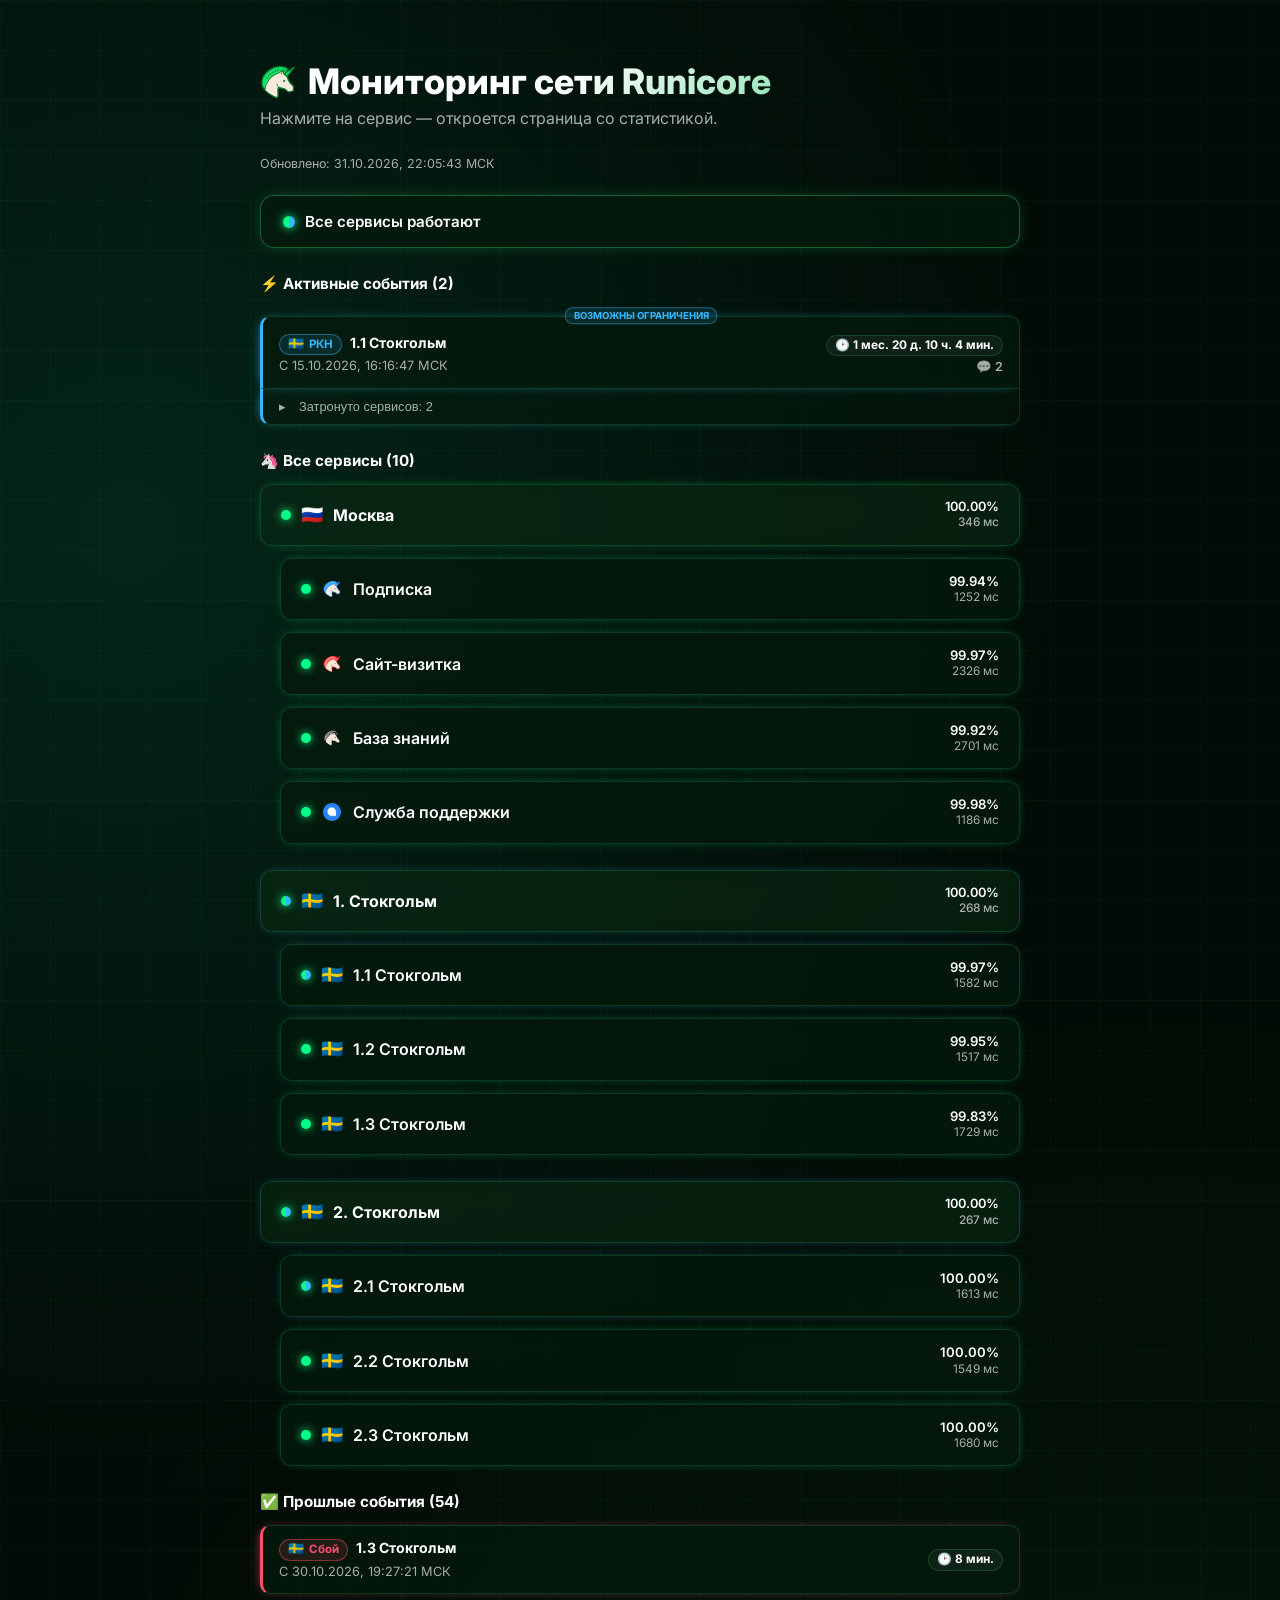
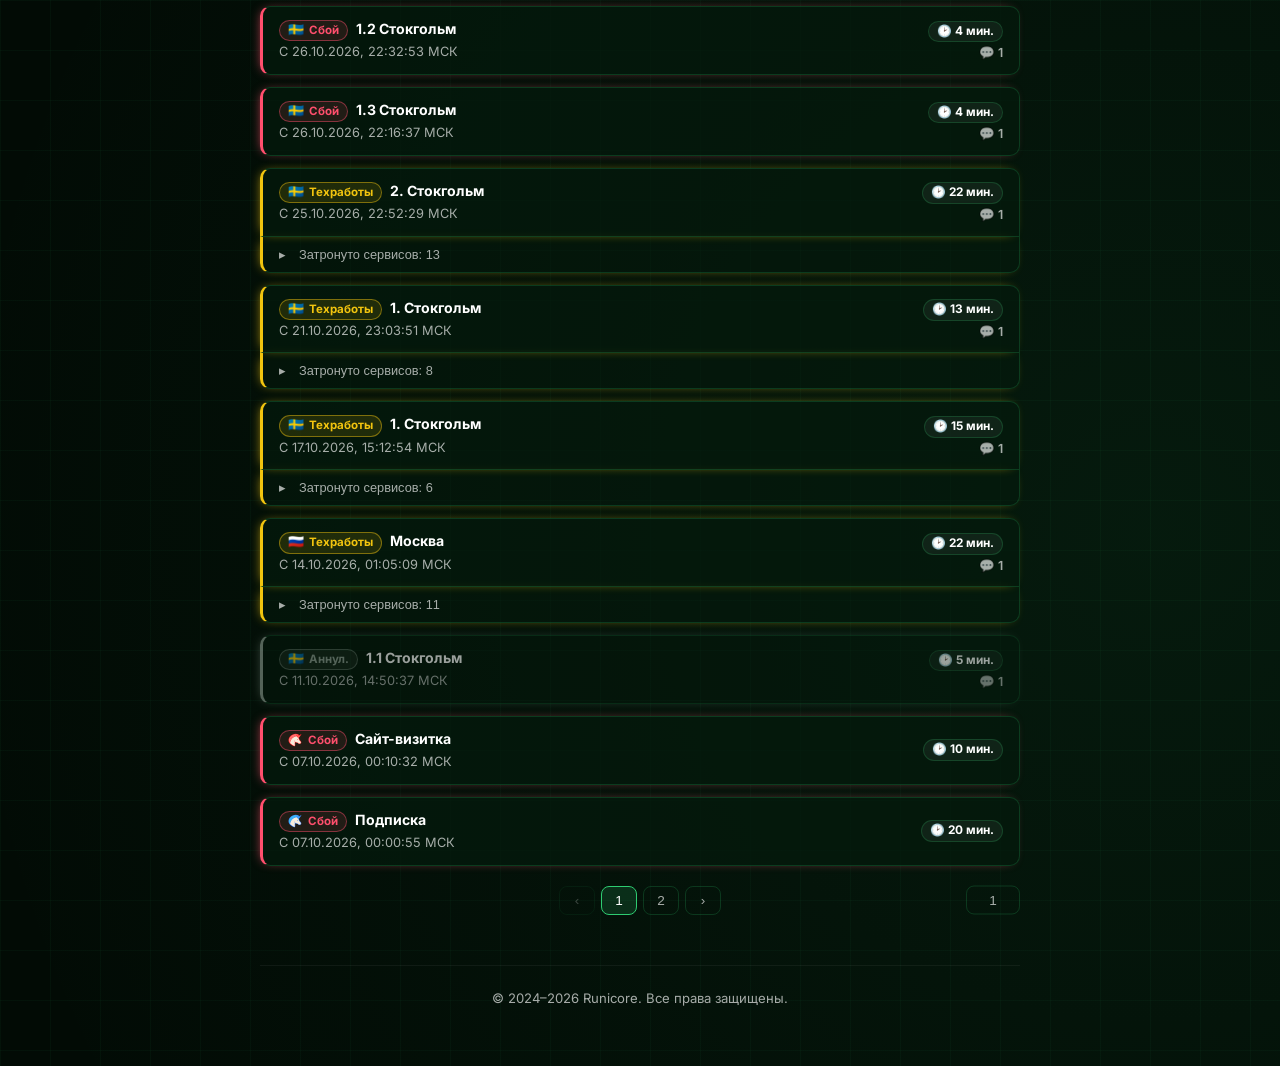
<file: index.html>
<!DOCTYPE html>
<html lang="ru">
<head>
  <meta charset="UTF-8">
  <meta name="viewport" content="width=device-width, initial-scale=1.0">
  <meta name="theme-color" content="#020b05">
  <link rel="icon" href="assets/icons/favicon.ico">
  <link rel="icon" type="image/svg+xml" href="assets/icons/favicon.svg">
  <link rel="icon" sizes="96x96" type="image/png" href="assets/icons/favicon-96x96.png">
  <link rel="apple-touch-icon" href="assets/icons/apple-touch-icon.png">
  <link rel="manifest" href="assets/manifest.json">
  <link rel="stylesheet" href="assets/css/status.css?v=29">
  <title>Runicore (Мониторинг)</title>
  <style>
    /* Уникальные стили главной страницы */
    h1 { font-size: 2.2rem; }
    h1 .logo { width: 36px; height: 36px; vertical-align: -6px; margin-right: 12px; -webkit-text-fill-color: initial; }
    .sub { color: var(--muted); margin-bottom: 28px; }
    .updated { margin-bottom: 24px; }

    /* Группы серверов */
    .group-head {
      display: flex; align-items: center; gap: 12px;
      background: rgba(10, 40, 20, 0.65); border: 1px solid var(--border);
      border-radius: 12px; padding: 14px 20px; margin: 26px 0 12px;
      font-weight: 700; backdrop-filter: blur(8px);
      text-decoration: none; color: var(--text);
      transition: border-color .25s, background .25s;
    }
    .group-head:hover { border-color: rgba(46, 204, 113, 0.55); background: rgba(6, 36, 16, 0.85); }
    .group-head .favicon { width: 18px; height: 18px; border-radius: 4px; flex-shrink: 0; }
    .group-head .favicon.emoji { font-size: 18px; line-height: 1; display: inline-flex; align-items: center; justify-content: center; }
    .group-head .dot { width: 10px; height: 10px; }
    .group-head .name { flex: 1; color: var(--text); }
    .group-head .group-status { display: flex; flex-direction: column; align-items: flex-end; font-size: .8rem; color: var(--muted); font-weight: 500; line-height: 1.3; }
    .group-head .group-status b { color: var(--text); font-weight: 600; }
    .group-head .group-status .ms { color: var(--muted); font-size: .74rem; }

    /* Компактные строки сервисов */
    .row {
      display: flex; align-items: center; gap: 12px;
      background: var(--card); border: 1px solid var(--border); border-radius: 12px;
      padding: 14px 20px; margin-bottom: 12px; cursor: pointer;
      transition: border-color .25s, background .25s;
      backdrop-filter: blur(8px);
      text-decoration: none;
      color: var(--text);
    }
    .row.nested { margin-left: 20px; width: calc(100% - 20px); }
    .row:hover { border-color: rgba(46, 204, 113, 0.55); background: rgba(6, 36, 16, 0.85); }
    /* Первая группа идёт сразу под заголовком «🦄 Все сервисы»: свой отступ 26px
       убираем, чтобы расстояние до заголовка было таким же, как у других секций (14px) */
    #rows > :first-child { margin-top: 0; }
    .row .favicon { width: 18px; height: 18px; border-radius: 4px; flex-shrink: 0; }
    .row .favicon.emoji { font-size: 18px; line-height: 1; display: inline-flex; align-items: center; justify-content: center; }
    .row .dot { width: 10px; height: 10px; }
    .row .name { font-weight: 600; flex: 1; color: var(--text); }
    .row .uptime { display: flex; flex-direction: column; align-items: flex-end; line-height: 1.3; font-size: .82rem; color: var(--muted); }
    .row .uptime b { color: var(--text); font-weight: 600; }
    .row .uptime .ms { color: var(--muted); font-size: .74rem; }
    /* Подсветка карточек сервисов по статусу — того же цвета, что и кружок */
    .group-head.up, .row.up { box-shadow: 0 0 14px -8px var(--ok); }
    .group-head.down, .row.down { box-shadow: 0 0 14px -8px var(--fail); }
    /* Техработы/РКН перекрывают up/down (объявлены позже) — как у кружков */
    .group-head.maint, .row.maint { box-shadow: 0 0 14px -8px var(--warn); }
    .group-head.rkn, .row.rkn { box-shadow: 0 0 14px -8px var(--rkn); }
    /* Свечение кромки активных/прошлых событий — по режиму, см. status.css (.incident.<режим>) */

    /* Переключатель страниц «Прошлых событий» */
    .pager { display: flex; gap: 6px; justify-content: center; flex-wrap: wrap; margin: 20px 0 8px; position: relative; }
    .pager button {
      background: transparent; border: 1px solid var(--border); color: var(--muted);
      min-width: 36px; padding: 6px 12px; border-radius: 8px; cursor: pointer;
      font-size: .85rem; transition: border-color .2s, background .2s, color .2s;
    }
    .pager button:hover:not(:disabled):not(.active) { border-color: rgba(46, 204, 113, .5); color: var(--text); }
    .pager button.active { border-color: var(--accent); color: var(--text); background: rgba(46, 204, 113, .15); }
    .pager button:disabled { opacity: .35; cursor: default; }
  </style>
</head>
<body>
  <div class="wrap">
    <h1><img class="logo" src="assets/icons/favicon.svg" alt="Runicore">Мониторинг сети Runicore</h1>
    <p class="sub">Нажмите на сервис — откроется страница со статистикой.</p>
    <div class="updated" id="updated"></div>
    <div class="banner ok" id="banner">⏳ Загрузка…</div>
    <div class="inc-title" id="incTitle" style="display:none">⚡️ Активные события</div>
    <div id="incidents"></div>
    <div class="inc-title" id="rowsTitle" style="display:none">🦄 Все сервисы</div>
    <div id="rows"></div>
    <div class="inc-title" id="pastTitle" style="display:none">✅ Прошлые события</div>
    <div id="past"></div>
    <div class="pager" id="pastPager" style="display:none"></div>
    <footer>© 2024–<span id="year"></span> Runicore. Все права защищены.</footer>
  </div>

  <script src="assets/js/common.js?v=28"></script>
  <script src="assets/js/app.js?v=31"></script>
</body>
</html>
</file>
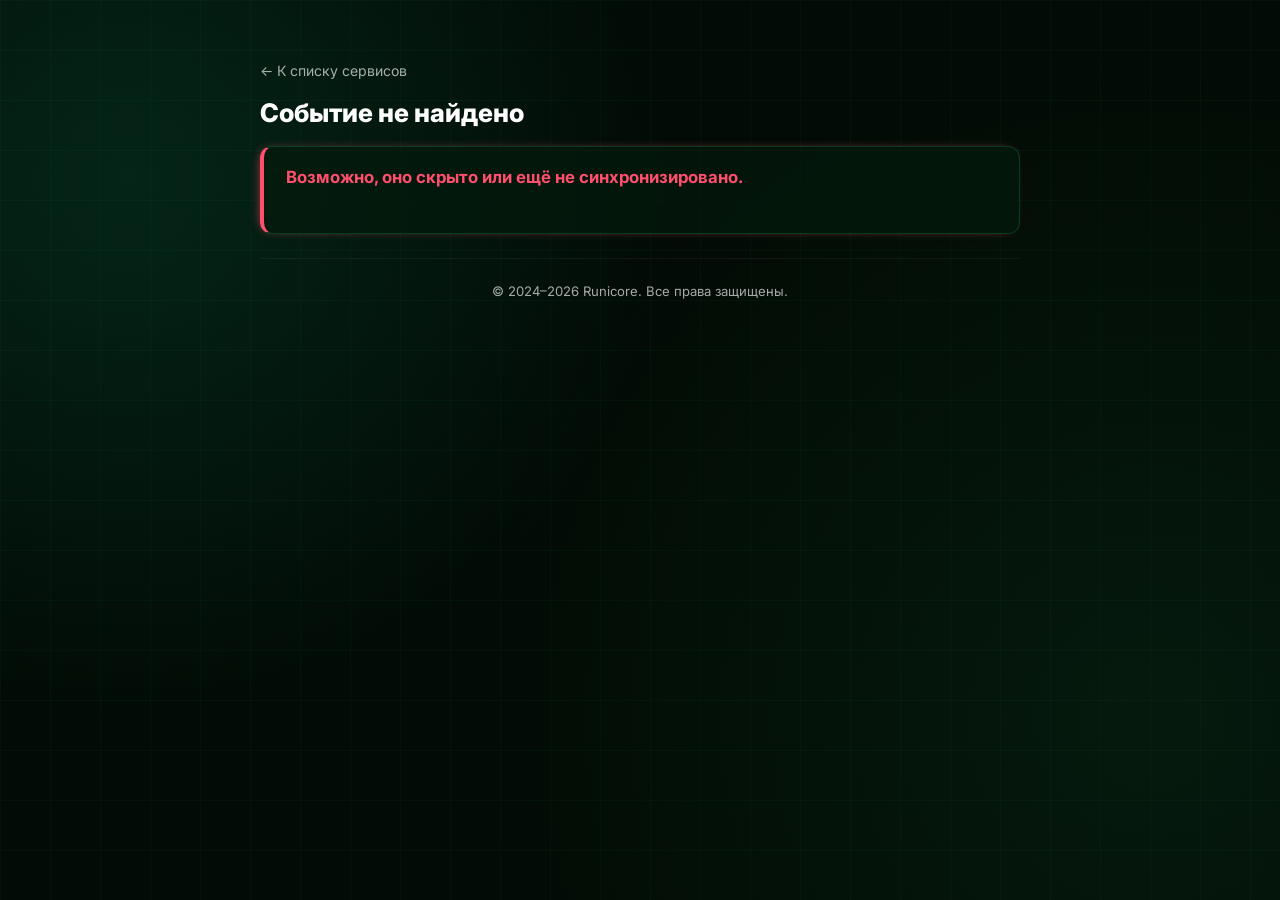
<file: incident.html>
<!DOCTYPE html>
<html lang="ru">
<head>
  <meta charset="UTF-8">
  <meta name="viewport" content="width=device-width, initial-scale=1.0">
  <meta name="theme-color" content="#020b05">
  <meta name="robots" content="noindex, nofollow">
  <link rel="icon" href="assets/icons/favicon.ico">
  <link rel="icon" type="image/svg+xml" href="assets/icons/favicon.svg">
  <link rel="icon" sizes="96x96" type="image/png" href="assets/icons/favicon-96x96.png">
  <link rel="apple-touch-icon" href="assets/icons/apple-touch-icon.png">
  <link rel="manifest" href="assets/manifest.json">
  <link rel="stylesheet" href="assets/css/status.css?v=29">
  <title>Событие — Runicore</title>
  <style>
    /* Уникальные стили страницы события */
    h1 { font-size: 1.6rem; font-weight: 800; margin-bottom: 18px; }
    #evtTitle { display: inline-flex; align-items: center; flex-wrap: wrap; gap: 2px 12px; }
    #evtTitle .ev-fav { width: 26px; height: 26px; border-radius: 6px; }
    #evtTitle .ev-fav.emoji { width: auto; height: auto; font-size: 24px; line-height: 1; -webkit-text-fill-color: initial; }
    #evtTitle .title-sep { color: var(--muted); -webkit-text-fill-color: initial; }
    /* Неразрывность: флаг/иконка вместе с названием не переносятся по частям */
    #evtTitle .svc-name-wrap { display: inline-flex; align-items: center; gap: 10px; white-space: nowrap; }
    #evtTitle .svc-name { white-space: nowrap; }
    /* Бейджи лейблов под заголовком */
    .evt-labels { display: flex; flex-wrap: wrap; gap: 8px; margin: 2px 0 18px; }
    .evt-lb {
      display: inline-flex; align-items: center;
      border-radius: 999px; padding: 3px 12px;
      font-size: .75rem; font-weight: 700; letter-spacing: .02em;
      border: 1px solid; background: rgba(255,255,255,0.04);
    }
    .evt-lb-incident { color: var(--fail); border-color: rgba(255,79,109,.45); background: rgba(255,79,109,.1); }
    .evt-lb-maintenance { color: var(--warn); border-color: rgba(241,196,15,.45); background: rgba(241,196,15,.1); }
    .evt-lb-annulled { color: var(--gray); border-color: rgba(138,155,143,.45); background: rgba(138,155,143,.1); }
    .evt-lb-hidden { color: var(--gray); border-color: rgba(74,85,77,.5); background: rgba(74,85,77,.12); }
    .evt-lb-rkn { color: var(--rkn); border-color: rgba(55,182,255,.45); background: rgba(55,182,255,.1); }
    /* Бейдж длительности «(🕑 …)» — слева от лейблов, нейтральный */
    .evt-lb-dur { color: var(--text); border-color: var(--border); background: rgba(255,255,255,0.04); font-weight: 600; }
    .evt {
      background: var(--card); border: 1px solid var(--border); border-left-width: 4px;
      border-radius: 12px; padding: 20px 22px; margin-bottom: 22px;
    }
    /* Цветная полоска статуса + свечение того же цвета */
    .evt.incident { border-left-color: var(--fail); box-shadow: -3px 0 12px -6px var(--fail); }
    .evt.maintenance { border-left-color: var(--warn); box-shadow: -3px 0 12px -6px var(--warn); }
    .evt.annulled { border-left-color: var(--gray); opacity: .75; box-shadow: -3px 0 12px -6px var(--gray); }
    .evt.hidden { border-left-color: var(--gray); opacity: .6; box-shadow: -3px 0 12px -6px var(--gray); }
    .evt.rkn { border-left-color: var(--rkn); box-shadow: -3px 0 12px -6px var(--rkn); }
    .evt .status { font-weight: 700; font-size: 1.05rem; margin-bottom: 12px; }
    .evt.incident .status { color: var(--fail); }
    .evt.maintenance .status { color: var(--warn); }
    /* Аннулировано: окантовка и статус серые (как у скрытого); hidden — серый */
    .evt.annulled .status { color: var(--gray); }
    .evt.hidden .status { color: var(--gray); }
    .evt.rkn .status { color: var(--rkn); }
    .evt .meta { color: var(--muted); font-size: .85rem; display: flex; flex-wrap: wrap; gap: 10px; }
    /* Разделитель «·» между «Начало» и «Решено» */
    .evt .meta .msep { color: var(--muted); }
    /* «Начато/Закрыто/(🕑 …)» переносятся целиком, а не по кусочкам */
    .evt .meta .nb { white-space: nowrap; }
    .evt .meta b { color: var(--text); }
    .evt .desc { font-size: .92rem; line-height: 1.55; white-space: pre-line; margin-top: 14px; }
    .evt .desc b { color: var(--text); }

    /* Комментарии администратора (из GitHub Issues) */
    .comments { margin-top: 0; margin-bottom: 20px; display: flex; flex-direction: column; gap: 14px; }
    .comment {
      background: var(--card); border: 1px solid var(--border); border-left: 3px solid var(--accent);
      border-radius: 10px; padding: 14px 18px; backdrop-filter: blur(8px);
    }
    .comment-head { display: flex; align-items: baseline; gap: 10px; margin-bottom: 8px; }
    .comment-head b { color: #52f099; font-size: .9rem; }
    .comment-time { color: var(--muted); font-size: .78rem; }
    .comment-body { font-size: .92rem; line-height: 1.5; white-space: pre-line; word-break: break-word; }
    .service-links { display: flex; flex-wrap: wrap; gap: 8px; margin-top: 8px; }
    .service-btn {
      display: inline-flex; align-items: center; gap: 8px;
      background: rgba(46, 204, 113, 0.1); border: 1px solid var(--border);
      color: #52f099; text-decoration: none; border-radius: 10px;
      padding: 10px 16px; font-size: .85rem; font-weight: 600; transition: background .2s, border-color .2s;
    }
    .service-btn:hover { background: rgba(46, 204, 113, 0.2); border-color: rgba(46, 204, 113, .5); }
    .service-btn .ev-fav { width: 18px; height: 18px; border-radius: 4px; }
    .service-btn .ev-fav.emoji { width: auto; height: auto; font-size: 16px; line-height: 1; -webkit-text-fill-color: initial; }
    /* На странице события кнопки уходят вниз — уменьшаем зазор до футера */
    footer { margin-top: 24px; }
  </style>
</head>
<body>
  <div class="wrap">
    <a class="back" href="index.html">← К списку сервисов</a>
    <h1><span id="evtTitle">Загрузка…</span></h1>
    <div class="evt-labels" id="evtLabels" style="display:none"></div>
    <div class="comments" id="evtComments" style="display:none"></div>
    <div class="evt incident" id="evtCard">
      <div class="status" id="evtStatus">…</div>
      <div class="meta" id="evtMeta"></div>
      <div class="desc" id="evtDesc"></div>
    </div>
    <div class="service-links" id="serviceLinks" style="display:none"></div>
    <footer>© 2024–<span id="year"></span> Runicore. Все права защищены.</footer>
  </div>

  <script src="assets/js/common.js?v=28"></script>
  <script src="assets/js/incident.js?v=26"></script>
</body>
</html>
</file>
<file: assets/css/status.css>
/* Runicore Status — общий стиль всех страниц */
@import url('https://fonts.googleapis.com/css2?family=Inter:wght@400;500;600;700;800&display=swap');

:root {
  --bg: #020b05;
  --card: rgba(4, 26, 12, 0.75);
  --border: rgba(46, 204, 113, 0.2);
  --accent: #2ecc71;
  --ok: #00ff88;
  --fail: #ff4f6d;
  --warn: #f1c40f;
  --gray: #8a9b8f;
  --rkn: #37b6ff;
  --text: #ffffff;
  --muted: rgba(255, 255, 255, 0.65);
}
* { box-sizing: border-box; margin: 0; padding: 0; }
body {
  background-color: var(--bg);
  background-image:
    linear-gradient(to right, rgba(46, 204, 113, 0.04) 1px, transparent 1px),
    linear-gradient(to bottom, rgba(46, 204, 113, 0.04) 1px, transparent 1px),
    radial-gradient(circle at 10% 20%, rgba(16, 185, 129, 0.15) 0%, transparent 40%),
    radial-gradient(circle at 90% 80%, rgba(46, 204, 113, 0.08) 0%, transparent 50%);
  background-size: 50px 50px, 50px 50px, auto, auto;
  font-family: 'Inter', -apple-system, BlinkMacSystemFont, 'Segoe UI', Roboto, sans-serif;
  color: var(--text);
  min-height: 100vh;
  padding: 60px 20px;
}
.wrap { max-width: 760px; margin: 0 auto; }
.back { color: var(--muted); text-decoration: none; font-size: .88rem; display: inline-block; margin-bottom: 18px; transition: color 0.2s; }
.back:hover { color: var(--accent); }
h1 {
  font-size: 2rem; font-weight: 800; margin-bottom: 6px;
  background: linear-gradient(135deg, #ffffff 40%, #2ecc71 100%);
  -webkit-background-clip: text; background-clip: text; -webkit-text-fill-color: transparent;
}
.banner {
  border-radius: 14px; padding: 16px 22px; margin-bottom: 18px;
  background: var(--card); border: 1px solid var(--border);
  font-weight: 600; font-size: .95rem;
}
.banner.ok { border-color: rgba(46, 204, 113, .4); box-shadow: 0 0 18px -6px rgba(46, 204, 113, .45); }
.banner.fail { border-color: var(--fail); box-shadow: 0 0 18px -6px rgba(255, 79, 109, .45); }
.banner-dot { display: inline-block; width: 12px; height: 12px; border-radius: 50%; vertical-align: -1px; margin-right: 6px; background: var(--ok); box-shadow: 0 0 10px var(--ok); }
.banner-dot.fail { background: var(--fail); box-shadow: 0 0 10px var(--fail); }
.banner-dot.warn { background: var(--warn); box-shadow: 0 0 10px var(--warn); }
/* Баннер при техработах: слева статус (зелёный/красный), справа жёлтый */
.banner-dot.maint { background: linear-gradient(to right, var(--ok) 0 50%, var(--warn) 50% 100%); box-shadow: 0 0 10px var(--ok); }
.banner-dot.fail.maint { background: linear-gradient(to right, var(--fail) 0 50%, var(--warn) 50% 100%); box-shadow: 0 0 10px var(--fail); }
/* Баннер при РКН: слева статус (зелёный/красный), справа голубой */
.banner-dot.rkn { background: linear-gradient(to right, var(--ok) 0 50%, var(--rkn) 50% 100%); box-shadow: 0 0 10px var(--ok); }
.banner-dot.fail.rkn { background: linear-gradient(to right, var(--fail) 0 50%, var(--rkn) 50% 100%); box-shadow: 0 0 10px var(--fail); }
.dot { display: inline-block; border-radius: 50%; flex-shrink: 0; }
.dot.up { background: var(--ok); box-shadow: 0 0 10px var(--ok); }
.dot.down { background: var(--fail); box-shadow: 0 0 10px var(--fail); }
.dot.warn { background: var(--warn); box-shadow: 0 0 10px var(--warn); }
/* Плановые техработы: кружок делим пополам — слева фактический статус (зелёный/красный),
   справа жёлтый. Если техработ нет — кружок целиком одного цвета (как обычно). */
.dot.up.maint { background: linear-gradient(to right, var(--ok) 0 50%, var(--warn) 50% 100%); box-shadow: 0 0 10px var(--ok); }
.dot.down.maint { background: linear-gradient(to right, var(--fail) 0 50%, var(--warn) 50% 100%); box-shadow: 0 0 10px var(--fail); }
/* Возможные ограничения (РКН): кружок делим пополам — слева фактический статус, справа голубой */
.dot.up.rkn { background: linear-gradient(to right, var(--ok) 0 50%, var(--rkn) 50% 100%); box-shadow: 0 0 10px var(--ok); }
.dot.down.rkn { background: linear-gradient(to right, var(--fail) 0 50%, var(--rkn) 50% 100%); box-shadow: 0 0 10px var(--fail); }
.updated { text-align: left; color: var(--muted); font-size: .78rem; margin-bottom: 16px; }
/* Заголовки секций: ровный ритм — сверху отступ побольше, снизу поменьше */
.inc-title { margin: 26px 0 14px; font-weight: 700; font-size: .95rem; }
/* Карточка события в списках (index/site). Исключаем .evt — это карточка
   события на странице incident.html (класс «incident» там означает режим),
   у неё своя блочная раскладка, flex-строка ей не нужна. */
.incident:not(.evt) {
  display: flex; align-items: center; gap: 14px;
  text-decoration: none; color: var(--text); position: relative;
  background: var(--card); border: 1px solid var(--border); border-radius: 10px;
  padding: 12px 16px; margin-bottom: 12px; font-size: .88rem;
  border-left-width: 3px;
  transition: border-color .25s, transform .15s;
}
.incident:hover { border-color: rgba(46, 204, 113, .5); transform: translateX(2px); }
/* Карточка активного события несёт плашку статуса на верхней границе (свес ~9px).
   Компенсируем свес в воздухе: сверху отступ 23px — до заголовка секции/предыдущей
   карточки остаётся визуальных ~14px (как у остальных секций), внутрь — padding-top
   16px, чтобы между плашкой и текстом было ~7px, а не «впритык». */
.incident.active:not(.evt-sub) { margin-top: 23px; padding-top: 16px; }
.incident .t { color: var(--muted); font-size: .8rem; }
/* Цветная полоска статуса + свечение того же цвета (всем режимам, не только активным) */
.incident.incident { border-left-color: var(--fail); box-shadow: -3px 0 12px -6px var(--fail); }
.incident.maintenance { border-left-color: var(--warn); box-shadow: -3px 0 12px -6px var(--warn); }
.incident.annulled { opacity: .6; border-left-color: var(--gray); box-shadow: -3px 0 12px -6px var(--gray); }
.incident.hidden { border-left-color: var(--gray); box-shadow: -3px 0 12px -6px var(--gray); }
.incident.rkn { border-left-color: var(--rkn); box-shadow: -3px 0 12px -6px var(--rkn); }
/* Левая колонка карточки: лейбл режима, иконка, имя, статус, счётчик комментариев.
   Мета («Начало/Решено») идёт отдельной строкой (.ev-meta). */
.incident .ev-body { flex: 1 1 auto; min-width: 0; line-height: 1.45; }
.incident .ev-meta { display: block; margin-top: 2px; }
/* Правая колонка карточки: лейбл длительности «☁ …» сверху, счётчик
   комментариев «💬 N» — под ним. Всё прижато к правому краю (align-items: flex-end).
   Отдельный flex-блок (не float): всегда вертикально по центру карточки,
   текст слева ничего не перекрывает. */
.incident .ev-right {
  flex: 0 0 auto; display: inline-flex; flex-direction: column; align-items: flex-end;
  gap: 3px; margin-left: auto;
}
/* Плашка-заголовок статуса активного события: маленькая, капс, плотные буквы.
   Сидит на стыке верхней границы карточки, по центру (position: absolute к карточке). */
.incident .ev-status {
  position: absolute; top: -1px; left: 50%; transform: translate(-50%, -50%); z-index: 1;
  display: inline-block; padding: 1px 8px; border-radius: 999px;
  font-size: .6rem; font-weight: 700; letter-spacing: 0; line-height: 1.4;
  border: 1px solid; white-space: nowrap;
}
.incident .ev-status.st-incident { color: var(--fail); border-color: rgba(255,79,109,.45); background: rgba(255,79,109,.12); }
.incident .ev-status.st-maintenance { color: var(--warn); border-color: rgba(241,196,15,.45); background: rgba(241,196,15,.12); }
.incident .ev-status.st-annulled { color: var(--gray); border-color: rgba(138,155,143,.45); background: rgba(138,155,143,.12); }
.incident .ev-status.st-rkn { color: var(--rkn); border-color: rgba(55,182,255,.45); background: rgba(55,182,255,.12); }
/* Вложенные сервисы группы: плашку не дублируем — статус уже на главной карточке */
.evt-sub .ev-status { display: none; }
.incident .ev-dur {
  display: inline-block; padding: 1px 8px; border-radius: 999px;
  border: 1px solid var(--border); background: rgba(255, 255, 255, 0.05);
  color: var(--text); font-size: .74rem; font-weight: 700; line-height: 1.5;
  white-space: nowrap;
}
.incident .comment-badge {
  color: var(--muted); font-size: .78rem; font-weight: 600;
  white-space: nowrap; user-select: none; transition: color .2s;
}
.incident:hover .comment-badge { color: var(--accent); }
/* Узкие экраны (телефон): карточка плотнее, лейблы/счётчик чуть компактнее —
   длинная мета и правая колонка спокойно помещаются */
@media (max-width: 480px) {
  .incident:not(.evt) { padding: 10px 12px; gap: 10px; }
  .incident .ev-dur { font-size: .72rem; padding: 1px 7px; }
  .incident .comment-badge { font-size: .75rem; }
}

/* Фавикон/эмодзи сервиса в карточке события */
.incident .ev-fav { width: 16px; height: 16px; border-radius: 4px; vertical-align: -3px; margin-right: 8px; }
.incident .ev-fav.emoji { width: auto; height: auto; font-size: 15px; vertical-align: -2px; }

/* Приоритетный лейбл события — бейджем перед названием сервиса */
.incident .lb {
  /* inline-block (не inline-flex): базовая линия чипа = база его текстовой строки,
     поэтому текст лейбла и название встают ровно на одну линию */
  display: inline-block; margin-right: 8px; padding: 1px 8px;
  border-radius: 999px; font-size: .72rem; font-weight: 700; line-height: 1.5;
  border: 1px solid; background: rgba(255,255,255,0.04);
  vertical-align: baseline;
  white-space: nowrap;
}
/* Фавикон/смайлик сервиса живёт внутри лейбла статуса */
.incident .lb .ev-fav { width: 14px; height: 14px; border-radius: 3px; margin-right: 6px; vertical-align: -3px; }
.incident .lb .ev-fav.emoji { width: auto; height: auto; font-size: 13px; line-height: 1; margin-right: 5px; vertical-align: baseline; }
.incident .lb-incident { color: var(--fail); border-color: rgba(255,79,109,.45); background: rgba(255,79,109,.12); }
.incident .lb-maintenance { color: var(--warn); border-color: rgba(241,196,15,.45); background: rgba(241,196,15,.12); }
.incident .lb-annulled { color: var(--gray); border-color: rgba(138,155,143,.45); background: rgba(138,155,143,.12); }
.incident .lb-rkn { color: var(--rkn); border-color: rgba(55,182,255,.45); background: rgba(55,182,255,.12); }
/* Название сервиса в карточке — обычный текст, не лейбл */
.incident b { font-weight: 700; }

/* Группа событий одного Issue: главная карточка + раскрытие затронутых сервисов.
   Наведение на группу сдвигает её целиком (как карточку) — анимация едина. */
.evt-group { margin-bottom: 12px; transition: transform .15s; }
.evt-group:hover { transform: translateX(2px); }
.evt-group > .incident { margin-bottom: 0; border-radius: 10px 10px 0 0; }
/* Не перекрываем цветную статус-полоску слева: наведение сдвигает всю группу,
   а бордюр карточки keeping режим-цвет (transition по рамке отключён здесь) */
.evt-group > .incident:hover { transform: none; }
.evt-notch {
  display: flex; align-items: center; gap: 6px; width: 100%; text-align: left;
  background: rgba(4, 26, 12, 0.5); border: 1px solid var(--border); border-top: none;
  border-left-width: 3px; border-radius: 0 0 10px 10px; color: var(--muted);
  padding: 10px 16px; font-size: .8rem; cursor: pointer;
  transition: color .2s, background .2s, border-color .25s;
}
.evt-notch[data-mode="incident"] { border-left-color: var(--fail); box-shadow: -3px 0 12px -6px var(--fail); }
.evt-notch[data-mode="maintenance"] { border-left-color: var(--warn); box-shadow: -3px 0 12px -6px var(--warn); }
.evt-notch[data-mode="annulled"] { border-left-color: var(--gray); box-shadow: -3px 0 12px -6px var(--gray); }
.evt-notch[data-mode="hidden"] { border-left-color: var(--gray); box-shadow: -3px 0 12px -6px var(--gray); }
.evt-notch[data-mode="rkn"] { border-left-color: var(--rkn); box-shadow: -3px 0 12px -6px var(--rkn); }
.evt-notch:hover { color: var(--text); background: rgba(6, 36, 16, 0.7); }
.evt-notch-arrow { display: inline-block; width: 14px; }
.evt-subs { padding: 10px 0 6px 14px; display: flex; flex-direction: column; gap: 8px; }
.evt-subs .evt-sub { font-size: .84rem; }

/* Поле быстрого перехода к странице в пагинации — у правого края,
   чтобы нумерация страниц оставалась точно по центру */
.pager .pager-jump {
  position: absolute; right: 0; top: 50%; transform: translateY(-50%);
}
.pager .pager-jump input {
  background: transparent; border: 1px solid var(--border); color: var(--text);
  width: 54px; padding: 6px 8px; border-radius: 8px; font-size: .85rem;
  text-align: center; transition: border-color .2s;
}
.pager .pager-jump input::placeholder { color: var(--muted); }
.pager .pager-jump input:focus { outline: none; border-color: var(--accent); }
footer {
  text-align: center; margin-top: 50px; padding-top: 24px;
  border-top: 1px solid rgba(255,255,255,.05);
  color: var(--muted); font-size: .82rem;
}
</file>
